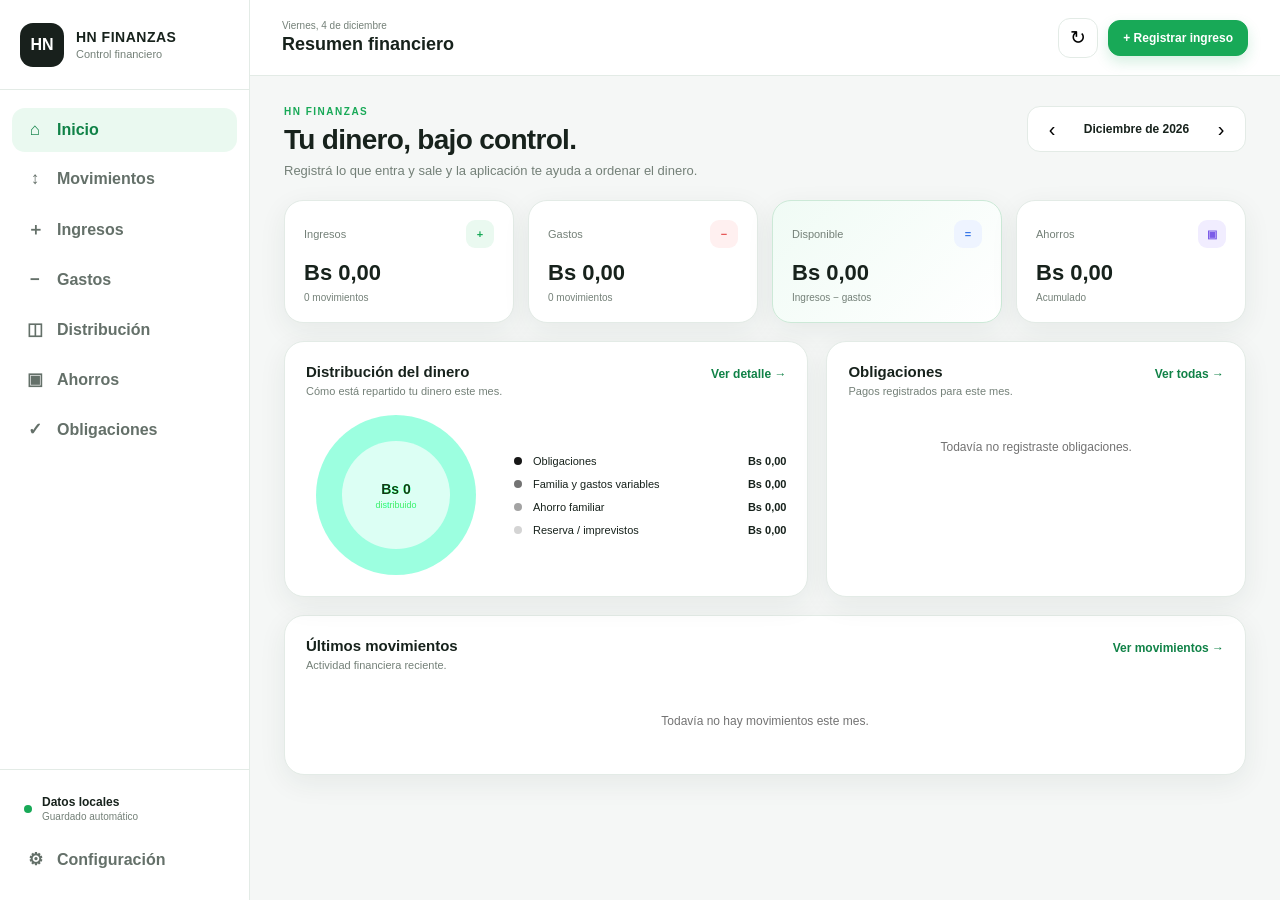
<file: index.html>
<!DOCTYPE html>
<html lang="es">
<head>
    <meta charset="UTF-8">
    <meta name="viewport" content="width=device-width, initial-scale=1.0">
    <meta name="theme-color" content="#ffffff">

    <title>HN Finanzas</title>

    <link rel="stylesheet" href="style.css">
</head>

<body>

    <div id="app">

        <!-- =========================
             SIDEBAR
        ========================== -->
        <aside class="sidebar" id="sidebar">

            <div class="brand">
                <div class="brand-logo">HN</div>
                <div>
                    <h1>HN FINANZAS</h1>
                    <span>Control financiero</span>
                </div>
            </div>

            <nav class="main-nav">

                <button class="nav-item active" data-view="dashboard">
                    <span class="nav-icon">⌂</span>
                    <span>Inicio</span>
                </button>

                <button class="nav-item" data-view="movimientos">
                    <span class="nav-icon">↕</span>
                    <span>Movimientos</span>
                </button>

                <button class="nav-item" data-view="ingresos">
                    <span class="nav-icon">＋</span>
                    <span>Ingresos</span>
                </button>

                <button class="nav-item" data-view="gastos">
                    <span class="nav-icon">−</span>
                    <span>Gastos</span>
                </button>

                <button class="nav-item" data-view="distribucion">
                    <span class="nav-icon">◫</span>
                    <span>Distribución</span>
                </button>

                <button class="nav-item" data-view="ahorros">
                    <span class="nav-icon">▣</span>
                    <span>Ahorros</span>
                </button>

                <button class="nav-item" data-view="obligaciones">
                    <span class="nav-icon">✓</span>
                    <span>Obligaciones</span>
                </button>

            </nav>

            <div class="sidebar-bottom">
                <div class="storage-status">
                    <span class="status-dot"></span>
                    <div>
                        <strong>Datos locales</strong>
                        <small>Guardado automático</small>
                    </div>
                </div>

                <button class="nav-item" data-view="configuracion">
                    <span class="nav-icon">⚙</span>
                    <span>Configuración</span>
                </button>
            </div>

        </aside>


        <!-- =========================
             MAIN
        ========================== -->
        <main class="main-content">

            <!-- TOPBAR -->
            <header class="topbar">

                <button class="mobile-menu" id="mobileMenu">
                    ☰
                </button>

                <div class="page-title">
                    <span id="currentDate"></span>
                    <h2 id="pageTitle">Resumen financiero</h2>
                </div>

                <div class="top-actions">

                    <button class="icon-button" id="refreshData" title="Actualizar">
                        ↻
                    </button>

                    <button class="primary-button" id="quickAddIncome">
                        + Registrar ingreso
                    </button>

                </div>

            </header>


            <!-- =========================
                 VIEWS
            ========================== -->

            <section class="view active" id="view-dashboard">

                <div class="welcome-row">
                    <div>
                        <p class="eyebrow">HN FINANZAS</p>
                        <h3>Tu dinero, bajo control.</h3>
                        <p class="muted">
                            Registrá lo que entra y sale y la aplicación te ayuda a ordenar el dinero.
                        </p>
                    </div>

                    <div class="month-selector">
                        <button id="prevMonth">‹</button>
                        <strong id="selectedMonthLabel"></strong>
                        <button id="nextMonth">›</button>
                    </div>
                </div>


                <div class="stats-grid">

                    <article class="stat-card">
                        <div class="stat-head">
                            <span>Ingresos</span>
                            <span class="stat-symbol income-symbol">+</span>
                        </div>
                        <strong id="dashboardIncome">Bs 0,00</strong>
                        <small id="dashboardIncomeCount">0 movimientos</small>
                    </article>

                    <article class="stat-card">
                        <div class="stat-head">
                            <span>Gastos</span>
                            <span class="stat-symbol expense-symbol">−</span>
                        </div>
                        <strong id="dashboardExpenses">Bs 0,00</strong>
                        <small id="dashboardExpenseCount">0 movimientos</small>
                    </article>

                    <article class="stat-card highlight-card">
                        <div class="stat-head">
                            <span>Disponible</span>
                            <span class="stat-symbol balance-symbol">=</span>
                        </div>
                        <strong id="dashboardBalance">Bs 0,00</strong>
                        <small>Ingresos − gastos</small>
                    </article>

                    <article class="stat-card">
                        <div class="stat-head">
                            <span>Ahorros</span>
                            <span class="stat-symbol saving-symbol">▣</span>
                        </div>
                        <strong id="dashboardSavings">Bs 0,00</strong>
                        <small>Acumulado</small>
                    </article>

                </div>


                <div class="dashboard-grid">

                    <div class="panel">
                        <div class="panel-header">
                            <div>
                                <h4>Distribución del dinero</h4>
                                <p>Cómo está repartido tu dinero este mes.</p>
                            </div>
                            <button class="text-button" data-view-target="distribucion">
                                Ver detalle →
                            </button>
                        </div>

                        <div class="distribution-layout">

                            <div class="donut-wrapper">
                                <div class="donut" id="dashboardDonut">
                                    <div class="donut-center">
                                        <strong id="donutTotal">Bs 0</strong>
                                        <span>distribuido</span>
                                    </div>
                                </div>
                            </div>

                            <div class="distribution-list" id="dashboardDistributionList">
                            </div>

                        </div>
                    </div>


                    <div class="panel">
                        <div class="panel-header">
                            <div>
                                <h4>Obligaciones</h4>
                                <p>Pagos registrados para este mes.</p>
                            </div>

                            <button class="text-button" data-view-target="obligaciones">
                                Ver todas →
                            </button>
                        </div>

                        <div id="dashboardObligations" class="obligation-preview">
                        </div>
                    </div>

                </div>


                <div class="panel">
                    <div class="panel-header">
                        <div>
                            <h4>Últimos movimientos</h4>
                            <p>Actividad financiera reciente.</p>
                        </div>

                        <button class="text-button" data-view-target="movimientos">
                            Ver movimientos →
                        </button>
                    </div>

                    <div id="dashboardMovements" class="movement-list">
                    </div>
                </div>

            </section>


            <!-- =========================
                 MOVIMIENTOS
            ========================== -->

            <section class="view" id="view-movimientos">

                <div class="section-heading">
                    <div>
                        <p class="eyebrow">REGISTROS</p>
                        <h3>Movimientos</h3>
                        <p class="muted">
                            Todo lo que entra y sale de tus finanzas.
                        </p>
                    </div>

                    <div class="button-group">
                        <button class="secondary-button" id="exportData">
                            Exportar
                        </button>
                        <button class="primary-button" id="addMovement">
                            + Nuevo movimiento
                        </button>
                    </div>
                </div>


                <div class="filter-bar">

                    <div class="filter-field">
                        <label>Mes</label>
                        <select id="movementMonthFilter"></select>
                    </div>

                    <div class="filter-field">
                        <label>Tipo</label>
                        <select id="movementTypeFilter">
                            <option value="all">Todos</option>
                            <option value="income">Ingresos</option>
                            <option value="expense">Gastos</option>
                        </select>
                    </div>

                    <div class="filter-field search-field">
                        <label>Buscar</label>
                        <input
                            type="search"
                            id="movementSearch"
                            placeholder="Descripción, categoría..."
                        >
                    </div>

                </div>


                <div class="panel table-panel">

                    <div class="table-wrapper">

                        <table>

                            <thead>
                                <tr>
                                    <th>Fecha</th>
                                    <th>Descripción</th>
                                    <th>Categoría</th>
                                    <th>Tipo</th>
                                    <th>Cuenta</th>
                                    <th class="align-right">Monto</th>
                                    <th></th>
                                </tr>
                            </thead>

                            <tbody id="movementsTableBody">
                            </tbody>

                        </table>

                    </div>

                    <div id="movementsEmpty" class="empty-state hidden">
                        <div class="empty-icon">◎</div>
                        <h4>No hay movimientos</h4>
                        <p>Registrá tu primer ingreso o gasto.</p>
                    </div>

                </div>

            </section>


            <!-- =========================
                 INGRESOS
            ========================== -->

            <section class="view" id="view-ingresos">

                <div class="section-heading">
                    <div>
                        <p class="eyebrow">ENTRADAS</p>
                        <h3>Ingresos</h3>
                        <p class="muted">
                            Registrá dinero proveniente de trabajos, sueldo u otras fuentes.
                        </p>
                    </div>

                    <button class="primary-button" id="addIncome">
                        + Registrar ingreso
                    </button>
                </div>


                <div class="income-summary-grid">

                    <div class="summary-box">
                        <span>Ingresos del mes</span>
                        <strong id="incomeViewTotal">Bs 0,00</strong>
                    </div>

                    <div class="summary-box">
                        <span>Ingresos HN Muebles</span>
                        <strong id="incomeBusinessTotal">Bs 0,00</strong>
                    </div>

                    <div class="summary-box">
                        <span>Otros ingresos</span>
                        <strong id="incomeOtherTotal">Bs 0,00</strong>
                    </div>

                </div>


                <div class="panel">
                    <div class="panel-header">
                        <div>
                            <h4>Fuentes de ingreso</h4>
                            <p>Distribución de lo recibido este mes.</p>
                        </div>
                    </div>

                    <div id="incomeSourcesList" class="category-bars">
                    </div>
                </div>


                <div class="panel">
                    <div class="panel-header">
                        <div>
                            <h4>Ingresos registrados</h4>
                        </div>
                    </div>

                    <div id="incomeCards" class="card-list">
                    </div>
                </div>

            </section>


            <!-- =========================
                 GASTOS
            ========================== -->

            <section class="view" id="view-gastos">

                <div class="section-heading">
                    <div>
                        <p class="eyebrow">SALIDAS</p>
                        <h3>Gastos</h3>
                        <p class="muted">
                            Registrá y controlá cada salida de dinero.
                        </p>
                    </div>

                    <button class="primary-button" id="addExpense">
                        + Registrar gasto
                    </button>
                </div>


                <div class="income-summary-grid">

                    <div class="summary-box">
                        <span>Gastos del mes</span>
                        <strong id="expenseViewTotal">Bs 0,00</strong>
                    </div>

                    <div class="summary-box">
                        <span>Gastos familiares</span>
                        <strong id="expenseFamilyTotal">Bs 0,00</strong>
                    </div>

                    <div class="summary-box">
                        <span>Gastos HN</span>
                        <strong id="expenseBusinessTotal">Bs 0,00</strong>
                    </div>

                </div>


                <div class="panel">
                    <div class="panel-header">
                        <div>
                            <h4>Gastos por categoría</h4>
                            <p>Observá dónde se está yendo el dinero.</p>
                        </div>
                    </div>

                    <div id="expenseCategoriesList" class="category-bars">
                    </div>
                </div>


                <div class="panel">
                    <div class="panel-header">
                        <div>
                            <h4>Gastos registrados</h4>
                        </div>
                    </div>

                    <div id="expenseCards" class="card-list">
                    </div>
                </div>

            </section>


            <!-- =========================
                 DISTRIBUCIÓN
            ========================== -->

            <section class="view" id="view-distribucion">

                <div class="section-heading">
                    <div>
                        <p class="eyebrow">PLAN</p>
                        <h3>Distribución</h3>
                        <p class="muted">
                            Definí qué porcentaje de cada ingreso querés destinar a cada área.
                        </p>
                    </div>

                    <button class="primary-button" id="saveDistribution">
                        Guardar distribución
                    </button>
                </div>


                <div class="distribution-config">

                    <div class="panel">
                        <div class="panel-header">
                            <div>
                                <h4>Regla de distribución</h4>
                                <p>
                                    Estos porcentajes se aplican como referencia cuando registrás un ingreso.
                                </p>
                            </div>

                            <div class="percentage-total">
                                <span>Total</span>
                                <strong id="distributionPercentageTotal">0%</strong>
                            </div>
                        </div>


                        <div id="distributionInputs" class="distribution-inputs">
                        </div>


                        <div id="distributionWarning" class="warning-box hidden">
                            Los porcentajes deben sumar exactamente 100%.
                        </div>

                    </div>


                    <div class="panel">
                        <div class="panel-header">
                            <div>
                                <h4>Vista de ejemplo</h4>
                                <p>Ejemplo aplicado sobre Bs 10.000.</p>
                            </div>
                        </div>

                        <div id="distributionExample" class="example-distribution">
                        </div>
                    </div>

                </div>

            </section>


            <!-- =========================
                 AHORROS
            ========================== -->

            <section class="view" id="view-ahorros">

                <div class="section-heading">
                    <div>
                        <p class="eyebrow">RESERVAS</p>
                        <h3>Ahorros</h3>
                        <p class="muted">
                            Separá dinero para construir estabilidad y crecimiento.
                        </p>
                    </div>

                    <button class="primary-button" id="addSaving">
                        + Registrar ahorro
                    </button>
                </div>


                <div id="savingCards" class="saving-grid">
                </div>


                <div class="panel">
                    <div class="panel-header">
                        <div>
                            <h4>Movimientos de ahorro</h4>
                            <p>Dinero separado de tus gastos normales.</p>
                        </div>
                    </div>

                    <div id="savingMovements" class="card-list">
                    </div>
                </div>

            </section>


            <!-- =========================
                 OBLIGACIONES
            ========================== -->

            <section class="view" id="view-obligaciones">

                <div class="section-heading">
                    <div>
                        <p class="eyebrow">COMPROMISOS</p>
                        <h3>Obligaciones</h3>
                        <p class="muted">
                            Controlá pagos familiares y compromisos mensuales.
                        </p>
                    </div>

                    <button class="primary-button" id="addObligation">
                        + Nueva obligación
                    </button>
                </div>


                <div class="obligation-summary">

                    <div class="summary-box">
                        <span>Total mensual</span>
                        <strong id="obligationTotal">Bs 0,00</strong>
                    </div>

                    <div class="summary-box">
                        <span>Pagado</span>
                        <strong id="obligationPaid">Bs 0,00</strong>
                    </div>

                    <div class="summary-box">
                        <span>Pendiente</span>
                        <strong id="obligationPending">Bs 0,00</strong>
                    </div>

                </div>


                <div class="panel">
                    <div id="obligationList" class="obligation-list">
                    </div>
                </div>

            </section>


            <!-- =========================
                 CONFIGURACIÓN
            ========================== -->

            <section class="view" id="view-configuracion">

                <div class="section-heading">
                    <div>
                        <p class="eyebrow">SISTEMA</p>
                        <h3>Configuración</h3>
                        <p class="muted">
                            Ajustes generales de HN Finanzas.
                        </p>
                    </div>
                </div>


                <div class="settings-grid">

                    <div class="panel">
                        <div class="panel-header">
                            <div>
                                <h4>Datos del usuario</h4>
                                <p>Información básica de la aplicación.</p>
                            </div>
                        </div>

                        <div class="form-grid">

                            <div class="form-group">
                                <label>Nombre</label>
                                <input type="text" id="settingsName" placeholder="Tu nombre">
                            </div>

                            <div class="form-group">
                                <label>Moneda</label>
                                <select id="settingsCurrency">
                                    <option value="BOB">Bolivianos (Bs)</option>
                                </select>
                            </div>

                        </div>

                        <button class="primary-button" id="saveSettings">
                            Guardar cambios
                        </button>
                    </div>


                    <div class="panel danger-panel">
                        <div class="panel-header">
                            <div>
                                <h4>Datos de la aplicación</h4>
                                <p>
                                    Las operaciones de esta versión se guardan en este navegador.
                                </p>
                            </div>
                        </div>

                        <div class="danger-actions">

                            <button class="secondary-button" id="backupData">
                                Descargar respaldo
                            </button>

                            <label class="secondary-button file-button">
                                Restaurar respaldo
                                <input type="file" id="restoreData" accept=".json">
                            </label>

                            <button class="danger-button" id="clearData">
                                Borrar todos los datos
                            </button>

                        </div>

                    </div>

                </div>

            </section>

        </main>

    </div>


    <!-- =========================
         MODAL MOVIMIENTO
    ========================== -->

    <div class="modal-overlay hidden" id="movementModal">

        <div class="modal">

            <div class="modal-header">
                <div>
                    <p class="eyebrow">REGISTRO</p>
                    <h3 id="movementModalTitle">Nuevo movimiento</h3>
                </div>

                <button class="modal-close" data-close-modal="movementModal">
                    ×
                </button>
            </div>


            <form id="movementForm">

                <input type="hidden" id="movementId">

                <div class="type-selector">

                    <button type="button" class="type-option active income-type" data-type="income">
                        <span>＋</span>
                        Ingreso
                    </button>

                    <button type="button" class="type-option expense-type" data-type="expense">
                        <span>−</span>
                        Gasto
                    </button>

                </div>


                <div class="form-grid">

                    <div class="form-group full">
                        <label>Descripción *</label>
                        <input
                            type="text"
                            id="movementDescription"
                            placeholder="Ej. Trabajo cocina, supermercado..."
                            required
                        >
                    </div>

                    <div class="form-group">
                        <label>Monto (Bs) *</label>
                        <input
                            type="number"
                            id="movementAmount"
                            min="0"
                            step="0.01"
                            placeholder="0.00"
                            required
                        >
                    </div>

                    <div class="form-group">
                        <label>Fecha *</label>
                        <input
                            type="date"
                            id="movementDate"
                            required
                        >
                    </div>

                    <div class="form-group">
                        <label>Categoría *</label>
                        <select id="movementCategory" required></select>
                    </div>

                    <div class="form-group">
                        <label>Cuenta / origen</label>
                        <select id="movementAccount">
                            <option value="Efectivo">Efectivo</option>
                            <option value="Banco">Banco</option>
                            <option value="Transferencia">Transferencia</option>
                            <option value="Otro">Otro</option>
                        </select>
                    </div>

                    <div class="form-group full">
                        <label>Nota</label>
                        <textarea
                            id="movementNote"
                            rows="3"
                            placeholder="Información adicional..."
                        ></textarea>
                    </div>

                </div>


                <div class="modal-footer">
                    <button type="button" class="secondary-button" data-close-modal="movementModal">
                        Cancelar
                    </button>

                    <button type="submit" class="primary-button">
                        Guardar movimiento
                    </button>
                </div>

            </form>

        </div>

    </div>


    <!-- =========================
         MODAL AHORRO
    ========================== -->

    <div class="modal-overlay hidden" id="savingModal">

        <div class="modal">

            <div class="modal-header">
                <div>
                    <p class="eyebrow">AHORRO</p>
                    <h3>Registrar ahorro</h3>
                </div>

                <button class="modal-close" data-close-modal="savingModal">
                    ×
                </button>
            </div>


            <form id="savingForm">

                <div class="form-grid">

                    <div class="form-group full">
                        <label>Destino *</label>
                        <select id="savingCategory" required>
                            <option value="Fondo de emergencia">Fondo de emergencia</option>
                            <option value="Ahorro familiar">Ahorro familiar</option>
                            <option value="Ahorro HN">Ahorro HN</option>
                            <option value="Crecimiento HN">Crecimiento HN</option>
                        </select>
                    </div>

                    <div class="form-group">
                        <label>Monto (Bs) *</label>
                        <input
                            type="number"
                            id="savingAmount"
                            min="0"
                            step="0.01"
                            required
                        >
                    </div>

                    <div class="form-group">
                        <label>Fecha *</label>
                        <input type="date" id="savingDate" required>
                    </div>

                    <div class="form-group full">
                        <label>Nota</label>
                        <textarea
                            id="savingNote"
                            rows="3"
                            placeholder="Ej. Separación del ingreso del trabajo..."
                        ></textarea>
                    </div>

                </div>


                <div class="modal-footer">
                    <button type="button" class="secondary-button" data-close-modal="savingModal">
                        Cancelar
                    </button>

                    <button type="submit" class="primary-button">
                        Guardar ahorro
                    </button>
                </div>

            </form>

        </div>

    </div>


    <!-- =========================
         MODAL OBLIGACIÓN
    ========================== -->

    <div class="modal-overlay hidden" id="obligationModal">

        <div class="modal">

            <div class="modal-header">
                <div>
                    <p class="eyebrow">OBLIGACIÓN</p>
                    <h3>Nueva obligación</h3>
                </div>

                <button class="modal-close" data-close-modal="obligationModal">
                    ×
                </button>
            </div>


            <form id="obligationForm">

                <div class="form-grid">

                    <div class="form-group full">
                        <label>Nombre *</label>
                        <input
                            type="text"
                            id="obligationName"
                            placeholder="Ej. Colegio"
                            required
                        >
                    </div>

                    <div class="form-group">
                        <label>Monto mensual (Bs) *</label>
                        <input
                            type="number"
                            id="obligationAmount"
                            min="0"
                            step="0.01"
                            required
                        >
                    </div>

                    <div class="form-group">
                        <label>Día de vencimiento</label>
                        <input
                            type="number"
                            id="obligationDueDay"
                            min="1"
                            max="31"
                            value="5"
                        >
                    </div>

                    <div class="form-group full">
                        <label>Tipo</label>
                        <select id="obligationCategory">
                            <option value="Comida">Comida</option>
                            <option value="Luz">Luz</option>
                            <option value="Agua">Agua</option>
                            <option value="Colegio">Colegio</option>
                            <option value="Maestra integradora">Maestra integradora</option>
                            <option value="Diezmo">Diezmo</option>
                            <option value="Otro">Otro</option>
                        </select>
                    </div>

                </div>


                <div class="modal-footer">
                    <button type="button" class="secondary-button" data-close-modal="obligationModal">
                        Cancelar
                    </button>

                    <button type="submit" class="primary-button">
                        Guardar obligación
                    </button>
                </div>

            </form>

        </div>

    </div>


    <!-- =========================
         TOAST
    ========================== -->

    <div id="toast" class="toast">
        <span id="toastMessage"></span>
    </div>


    <script src="app.js"></script>

</body>
</html>
</file>
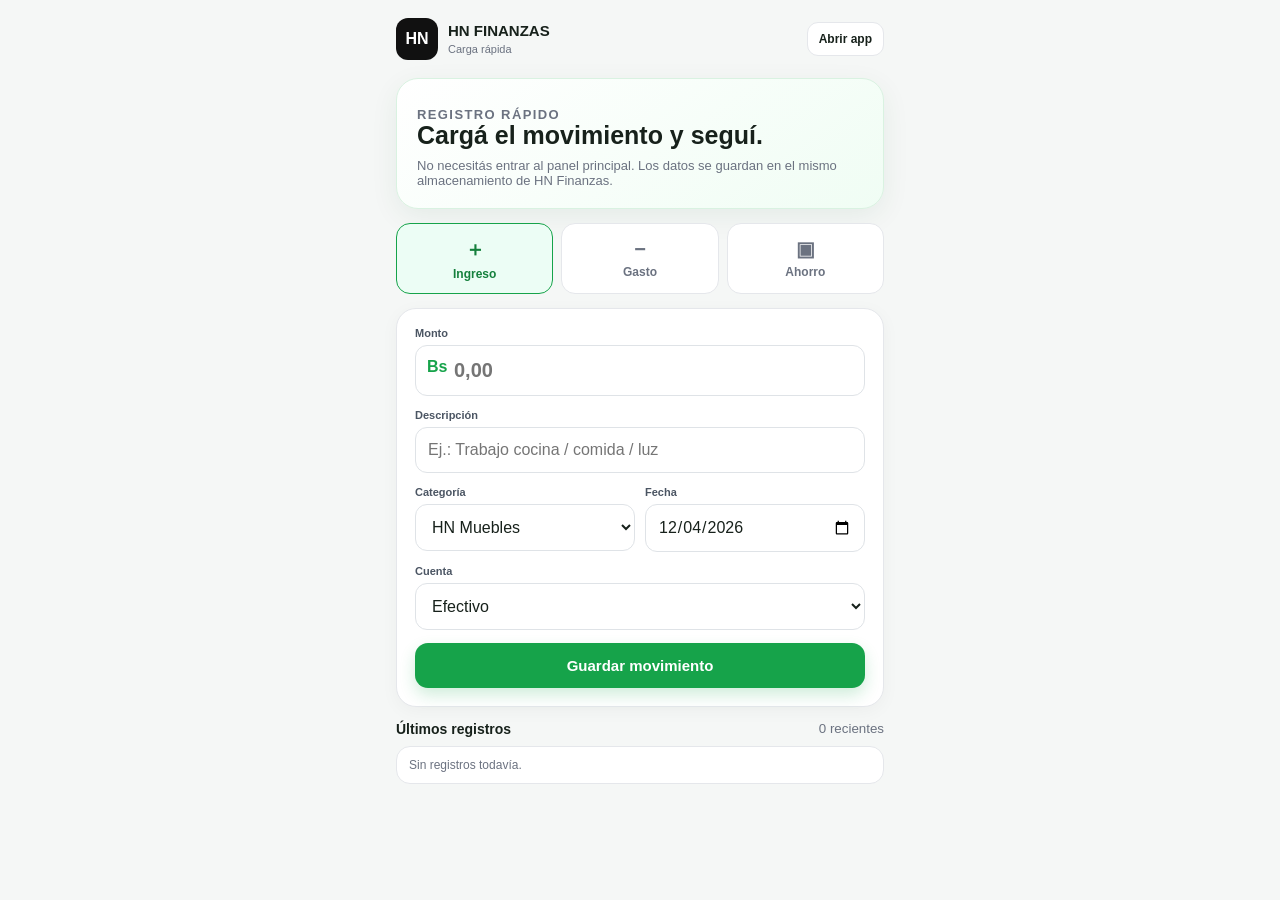
<file: cargar.html>
<!DOCTYPE html>
<html lang="es">
<head>
    <meta charset="UTF-8">
    <meta name="viewport" content="width=device-width, initial-scale=1, viewport-fit=cover">
    <meta name="theme-color" content="#16a34a">
    <meta name="description" content="Carga rápida de movimientos de HN Finanzas.">
    <link rel="manifest" href="quick-manifest.webmanifest">
    <title>HN Finanzas · Carga rápida</title>
    <style>
        :root{--green:#16a34a;--green-dark:#15803d;--green-soft:#ecfdf5;--blue:#2563eb;--red:#dc2626;--red-soft:#fef2f2;--text:#17211b;--muted:#6b7280;--line:#e5e7eb;--bg:#f5f7f6;--card:#fff}
        *{box-sizing:border-box}
        body{margin:0;background:var(--bg);color:var(--text);font-family:Inter,-apple-system,BlinkMacSystemFont,"Segoe UI",Roboto,Arial,sans-serif;min-height:100vh}
        button,input,select,textarea{font:inherit}
        .wrap{width:min(100%,520px);margin:auto;padding:18px 16px 28px}
        .top{display:flex;align-items:center;justify-content:space-between;margin-bottom:18px}
        .brand{display:flex;align-items:center;gap:10px}.logo{width:42px;height:42px;border-radius:12px;background:#111;color:#fff;display:grid;place-items:center;font-weight:900}.brand b{display:block;font-size:15px}.brand span{font-size:11px;color:var(--muted)}
        .open{border:1px solid var(--line);background:#fff;border-radius:11px;padding:9px 11px;text-decoration:none;color:var(--text);font-size:12px;font-weight:700}
        .hero{background:linear-gradient(145deg,#fff,#f0fdf4);border:1px solid #d9f2e1;border-radius:22px;padding:20px;box-shadow:0 8px 28px rgba(20,80,40,.07);margin-bottom:14px}.eyebrow{font-size:10px;letter-spacing:1.4px;font-weight:800;color:var(--green);margin:0 0 7px}.hero h1{font-size:25px;line-height:1.1;margin:0}.hero p{font-size:13px;color:var(--muted);margin:8px 0 0}
        .types{display:grid;grid-template-columns:repeat(3,1fr);gap:8px;margin:14px 0}.type{border:1px solid var(--line);background:#fff;border-radius:14px;padding:12px 8px;text-align:center;font-weight:800;font-size:12px;color:var(--muted)}.type.active{border-color:var(--green);background:var(--green-soft);color:var(--green-dark)}.type .ico{display:block;font-size:20px;margin-bottom:4px}
        .card{background:var(--card);border:1px solid var(--line);border-radius:20px;padding:18px;box-shadow:0 4px 18px rgba(0,0,0,.04)}
        label{display:block;font-size:11px;font-weight:800;color:#4b5563;margin:0 0 6px}.field{margin-bottom:13px}input,select{width:100%;border:1px solid #dfe3e7;border-radius:12px;background:#fff;padding:13px 12px;outline:none;color:var(--text)}input:focus,select:focus{border-color:var(--green);box-shadow:0 0 0 3px rgba(22,163,74,.1)}
        .row{display:grid;grid-template-columns:1fr 1fr;gap:10px}.amount-wrap{position:relative}.currency{position:absolute;left:12px;top:13px;font-weight:800;color:var(--green)}#amount{padding-left:38px;font-size:20px;font-weight:800}
        .save{width:100%;border:0;background:var(--green);color:#fff;border-radius:13px;padding:14px;font-size:15px;font-weight:900;box-shadow:0 7px 16px rgba(22,163,74,.2)}.save:active{transform:translateY(1px)}
        .recent{margin-top:14px}.recent-head{display:flex;justify-content:space-between;align-items:center;margin-bottom:9px}.recent h2{font-size:14px;margin:0}.recent small{color:var(--muted)}.item{background:#fff;border:1px solid var(--line);border-radius:14px;padding:11px 12px;display:flex;justify-content:space-between;gap:10px;margin-bottom:7px}.item b{font-size:12px}.item span{font-size:12px;color:var(--muted)}.income{color:var(--green)}.expense{color:var(--red)}
        #message{position:fixed;left:50%;bottom:18px;transform:translateX(-50%) translateY(20px);opacity:0;background:#111;color:#fff;padding:11px 15px;border-radius:12px;font-size:12px;font-weight:700;transition:.2s;pointer-events:none;z-index:5}#message.show{opacity:1;transform:translateX(-50%) translateY(0)}
        @media(max-width:380px){.row{grid-template-columns:1fr}.wrap{padding-left:12px;padding-right:12px}}
    </style>
</head>
<body>
<div class="wrap">
    <header class="top">
        <div class="brand"><div class="logo">HN</div><div><b>HN FINANZAS</b><span>Carga rápida</span></div></div>
        <a class="open" href="index.html">Abrir app</a>
    </header>

    <section class="hero">
        <p class="eyebrow">REGISTRO RÁPIDO</p>
        <h1>Cargá el movimiento y seguí.</h1>
        <p>No necesitás entrar al panel principal. Los datos se guardan en el mismo almacenamiento de HN Finanzas.</p>
    </section>

    <div class="types" role="tablist">
        <button class="type active" data-type="income"><span class="ico">＋</span>Ingreso</button>
        <button class="type" data-type="expense"><span class="ico">−</span>Gasto</button>
        <button class="type" data-type="saving"><span class="ico">▣</span>Ahorro</button>
    </div>

    <form class="card" id="quickForm">
        <div class="field"><label for="amount">Monto</label><div class="amount-wrap"><span class="currency">Bs</span><input id="amount" type="number" min="0.01" step="0.01" inputmode="decimal" placeholder="0,00" required></div></div>
        <div class="field"><label for="description">Descripción</label><input id="description" type="text" maxlength="80" placeholder="Ej.: Trabajo cocina / comida / luz" required></div>
        <div class="row">
            <div class="field"><label for="category">Categoría</label><select id="category"></select></div>
            <div class="field"><label for="date">Fecha</label><input id="date" type="date" required></div>
        </div>
        <div class="field"><label for="account">Cuenta</label><select id="account"><option>Efectivo</option><option>Banco</option><option>QR</option><option>Tarjeta</option><option>Otro</option></select></div>
        <button class="save" type="submit">Guardar movimiento</button>
    </form>

    <section class="recent">
        <div class="recent-head"><h2>Últimos registros</h2><small id="count">0</small></div>
        <div id="recentList"></div>
    </section>
</div>
<div id="message"></div>
<script>
"use strict";
const STORAGE_KEY="hn_finanzas_v1";
const INCOME=["HN Muebles","Sueldo","Trabajo adicional","Venta","Otros ingresos"];
const EXPENSE=["Comida","Luz","Agua","Colegio","Maestra integradora","Diezmo","Vivienda","Transporte","Salud","Ropa","Familia","HN Muebles","Materiales HN","Herramientas HN","Combustible HN","Mano de obra HN","Publicidad HN","Otros"];
const SAVING=["Fondo de emergencia","Ahorro familiar","Ahorro HN","Crecimiento HN"];
let type=new URLSearchParams(location.search).get("tipo")||"income";
if(!["income","expense","saving"].includes(type)) type="income";
const $=id=>document.getElementById(id);
const today=()=>{const d=new Date();const o=d.getTimezoneOffset();return new Date(d.getTime()-o*60000).toISOString().slice(0,10)};
function state(){try{const raw=localStorage.getItem(STORAGE_KEY);const s=raw?JSON.parse(raw):{};s.movements=Array.isArray(s.movements)?s.movements:[];s.savings=Array.isArray(s.savings)?s.savings:[];return s}catch(e){return {movements:[],savings:[]}}}
function save(s){localStorage.setItem(STORAGE_KEY,JSON.stringify(s))}
function id(p){return p+"_"+Date.now().toString(36)+"_"+Math.random().toString(36).slice(2,8)}
function categories(){return type==="income"?INCOME:type==="expense"?EXPENSE:SAVING}
function renderCategories(){const c=$("category");c.innerHTML=categories().map(x=>`<option value="${x.replaceAll('"','&quot;')}">${x}</option>`).join("");document.querySelectorAll(".type").forEach(b=>b.classList.toggle("active",b.dataset.type===type))}
function money(n){return "Bs "+Number(n).toLocaleString("es-BO",{minimumFractionDigits:2,maximumFractionDigits:2})}
function renderRecent(){const s=state();const items=[...s.movements.map(x=>({...x,_kind:x.type})),...s.savings.map(x=>({...x,_kind:"saving"}))].sort((a,b)=>String(b.date).localeCompare(String(a.date))).slice(0,5);$("count").textContent=items.length+" recientes";$("recentList").innerHTML=items.length?items.map(x=>`<div class="item"><div><b>${String(x.description||x.name||x.category||"Registro").replaceAll("<","&lt;")}</b><br><span>${x.category||"Ahorro"} · ${x.date||""}</span></div><b class="${x._kind}">${x._kind==="expense"?"−":"+"}${money(x.amount).replace("Bs ","Bs ")}</b></div>`).join(""):"<div class='item'><span>Sin registros todavía.</span></div>"}
function toast(text){const m=$("message");m.textContent=text;m.classList.add("show");setTimeout(()=>m.classList.remove("show"),1800)}

document.addEventListener("DOMContentLoaded",()=>{
    $("date").value=today();
    renderCategories();renderRecent();
    document.querySelectorAll(".type").forEach(b=>b.addEventListener("click",()=>{type=b.dataset.type;renderCategories()}));
    $("quickForm").addEventListener("submit",e=>{
        e.preventDefault();
        const amount=Number($("amount").value);const description=$("description").value.trim();const date=$("date").value;const category=$("category").value;const account=$("account").value;
        if(!amount||amount<=0||!description||!date)return toast("Completá los datos obligatorios.");
        const s=state();
        if(type==="saving") s.savings.push({id:id("sav"),amount,description,category,date,account,createdAt:new Date().toISOString()});
        else s.movements.push({id:id("mov"),type,description,amount,date,category,account,note:"",createdAt:new Date().toISOString(),updatedAt:new Date().toISOString()});
        save(s);$("quickForm").reset();$("date").value=today();renderCategories();renderRecent();toast(type==="income"?"Ingreso guardado.":type==="expense"?"Gasto guardado.":"Ahorro guardado.");
    });
    if("serviceWorker" in navigator) navigator.serviceWorker.register("quick-sw.js").catch(()=>{});
});
</script>
</body>
</html>
</file>
<file: style.css>
/* HN FINANZAS — ESTILO PRINCIPAL + CORRECCIONES */
:root{--bg:#f5f7f6;--surface:#fff;--border:#e3ebe6;--text:#17221c;--muted:#748078;--green:#18a957;--green-dark:#108247;--green-soft:#eaf9f0;--red:#e55252;--red-soft:#fff0f0;--blue:#3978e8;--blue-soft:#eef4ff;--purple:#7c5ce8;--shadow:0 8px 28px rgba(28,55,39,.07);--sidebar-width:250px}*{box-sizing:border-box}html{scroll-behavior:smooth}body{margin:0;background:var(--bg);color:var(--text);font-family:Inter,-apple-system,BlinkMacSystemFont,"Segoe UI",Roboto,Arial,sans-serif;min-height:100vh}button,input,select,textarea{font:inherit}button{cursor:pointer}button:disabled{cursor:not-allowed;opacity:.55}.hidden{display:none!important}#app{min-height:100vh}.sidebar{width:var(--sidebar-width);height:100vh;position:fixed;left:0;top:0;background:#fff;border-right:1px solid var(--border);display:flex;flex-direction:column;z-index:100}.brand{height:90px;padding:20px;display:flex;align-items:center;gap:12px;border-bottom:1px solid var(--border)}.brand-logo{width:44px;height:44px;border-radius:13px;display:grid;place-items:center;background:#18201c;color:#fff;font-size:16px;font-weight:900}.brand h1{margin:0;font-size:14px;letter-spacing:.5px}.brand span{display:block;margin-top:3px;color:var(--muted);font-size:11px}.main-nav{padding:18px 12px;display:flex;flex-direction:column;gap:5px}.nav-item{width:100%;border:0;background:transparent;color:#647069;padding:12px 13px;border-radius:13px;display:flex;align-items:center;gap:12px;text-align:left;font-weight:700}.nav-item:hover{background:#f2f6f3;color:var(--text)}.nav-item.active{background:var(--green-soft);color:var(--green-dark)}.nav-icon{width:20px;text-align:center;font-size:17px}.sidebar-bottom{margin-top:auto;padding:15px 12px 18px;border-top:1px solid var(--border)}.storage-status{display:flex;align-items:center;gap:10px;padding:10px 12px 15px}.status-dot{width:8px;height:8px;border-radius:50%;background:var(--green)}.storage-status strong,.storage-status small{display:block}.storage-status strong{font-size:12px}.storage-status small{margin-top:2px;color:var(--muted);font-size:10px}.main-content{margin-left:var(--sidebar-width);min-height:100vh}.topbar{min-height:76px;padding:16px 32px;background:rgba(255,255,255,.96);border-bottom:1px solid var(--border);display:flex;align-items:center;justify-content:space-between;position:sticky;top:0;z-index:50;backdrop-filter:blur(10px)}.page-title span{display:block;color:var(--muted);font-size:10px;margin-bottom:3px}.page-title h2{margin:0;font-size:18px}.top-actions{display:flex;align-items:center;gap:10px}.icon-button{width:40px;height:40px;border:1px solid var(--border);border-radius:12px;background:#fff;font-size:19px}.mobile-menu{display:none;width:40px;height:40px;border:1px solid var(--border);border-radius:12px;background:#fff}.view{display:none;max-width:1280px;margin:0 auto;padding:30px 34px}.view.active{display:block}.welcome-row,.section-heading{display:flex;justify-content:space-between;align-items:flex-start;gap:25px;margin-bottom:22px}.eyebrow{margin:0 0 7px;font-size:10px;font-weight:900;letter-spacing:1.5px;color:var(--green)}h3{margin:0;font-size:28px;letter-spacing:-.7px}h4{margin:0;font-size:15px}.muted{color:var(--muted);margin:7px 0 0;font-size:13px}.month-selector{display:flex;align-items:center;gap:12px;background:#fff;border:1px solid var(--border);border-radius:13px;padding:7px 9px}.month-selector button{width:30px;height:30px;border:0;background:transparent;border-radius:8px;font-size:20px}.month-selector strong{min-width:115px;text-align:center;font-size:12px}.primary-button,.secondary-button,.danger-button,.text-button{border-radius:12px;padding:10px 14px;font-size:12px;font-weight:800}.primary-button{border:1px solid var(--green);background:var(--green);color:#fff;box-shadow:0 6px 14px rgba(24,169,87,.18)}.primary-button:hover{background:var(--green-dark)}.secondary-button{border:1px solid var(--border);background:#fff;color:var(--text)}.danger-button{border:1px solid #ffd2d2;background:var(--red-soft);color:var(--red)}.text-button{padding:4px 0;border:0;background:transparent;color:var(--green-dark)}.button-group{display:flex;gap:9px}.file-button{display:inline-flex;align-items:center;justify-content:center;cursor:pointer}.file-button input{display:none}.stats-grid{display:grid;grid-template-columns:repeat(4,1fr);gap:14px;margin-bottom:18px}.stat-card{background:#fff;border:1px solid var(--border);border-radius:19px;padding:19px;box-shadow:var(--shadow)}.stat-card.highlight-card{background:linear-gradient(135deg,#f0fbf5,#fff);border-color:#cce9d7}.stat-head{display:flex;align-items:center;justify-content:space-between;color:var(--muted);font-size:11px;margin-bottom:12px}.stat-symbol{width:28px;height:28px;border-radius:9px;display:grid;place-items:center;font-weight:900}.income-symbol{background:var(--green-soft);color:var(--green)}.expense-symbol{background:var(--red-soft);color:var(--red)}.balance-symbol{background:var(--blue-soft);color:var(--blue)}.saving-symbol{background:#f1edff;color:var(--purple)}.stat-card strong{display:block;font-size:22px}.stat-card small{display:block;margin-top:6px;color:var(--muted);font-size:10px}.dashboard-grid{display:grid;grid-template-columns:1.25fr 1fr;gap:18px}.panel{background:#fff;border:1px solid var(--border);border-radius:20px;padding:21px;box-shadow:var(--shadow);margin-bottom:18px}.panel-header{display:flex;align-items:flex-start;justify-content:space-between;gap:15px;margin-bottom:18px}.panel-header p{margin:5px 0 0;color:var(--muted);font-size:11px}.distribution-layout{display:flex;align-items:center;gap:28px}.donut-wrapper{width:180px;flex:0 0 180px;display:flex;justify-content:center}.donut{width:160px;height:160px;border-radius:50%;background:conic-gradient(var(--green) 0 25%,#55c986 25% 50%,#9fe0b9 50% 75%,#d4f0de 75% 100%);position:relative;display:grid;place-items:center}.donut:after{content:"";position:absolute;width:108px;height:108px;border-radius:50%;background:#fff}.donut-center{position:relative;z-index:2;text-align:center}.donut-center strong{display:block;font-size:14px}.donut-center span{display:block;color:var(--muted);font-size:9px;margin-top:3px}.distribution-list{width:100%;display:flex;flex-direction:column;gap:11px}.distribution-row{display:grid;grid-template-columns:10px 1fr auto;align-items:center;gap:9px;font-size:11px}.distribution-dot{width:8px;height:8px;border-radius:50%;background:var(--green)}.distribution-row:nth-child(2) .distribution-dot{background:#55c986}.distribution-row:nth-child(3) .distribution-dot{background:#9fe0b9}.distribution-row:nth-child(4) .distribution-dot{background:#d4f0de}.obligation-preview{display:flex;flex-direction:column}.obligation-mini{display:flex;justify-content:space-between;gap:12px;padding:11px 0;border-bottom:1px solid var(--border)}.obligation-mini-main strong{display:block;font-size:12px}.obligation-mini-main small{display:block;color:var(--muted);font-size:10px;margin-top:4px}.obligation-mini-amount{font-weight:900;font-size:12px}.movement-list{display:flex;flex-direction:column}.movement-item{display:flex;align-items:center;justify-content:space-between;gap:12px;padding:12px 0;border-bottom:1px solid var(--border)}.movement-main{flex:1}.movement-main strong{font-size:12px}.movement-main small{display:block;color:var(--muted);font-size:10px;margin-top:4px}.movement-amount{font-weight:900;font-size:12px}.movement-icon{width:30px;height:30px;border-radius:9px;display:grid;place-items:center;font-weight:900}.movement-icon.income{background:var(--green-soft);color:var(--green)}.movement-icon.expense{background:var(--red-soft);color:var(--red)}.empty-state{padding:30px;text-align:center;color:var(--muted)}.filter-bar{display:flex;gap:10px;flex-wrap:wrap;background:#fff;border:1px solid var(--border);border-radius:18px;padding:15px;margin-bottom:18px}.filter-field{display:flex;flex-direction:column;gap:5px}.filter-field label{font-size:10px;font-weight:800;color:var(--muted)}.filter-field select,.filter-field input{border:1px solid var(--border);background:#fff;border-radius:10px;padding:9px 10px;outline:none}.search-field{flex:1;min-width:220px}.table-panel{overflow:hidden}.table-wrapper{overflow:auto}table{width:100%;border-collapse:collapse;font-size:12px}th{font-size:10px;color:var(--muted);text-align:left;padding:11px;border-bottom:1px solid var(--border)}td{padding:13px 11px;border-bottom:1px solid #eef1ef}.align-right{text-align:right}.income-summary-grid{display:grid;grid-template-columns:repeat(3,1fr);gap:14px;margin-bottom:18px}.summary-box{background:#fff;border:1px solid var(--border);border-radius:18px;padding:18px;box-shadow:var(--shadow)}.summary-box span{display:block;color:var(--muted);font-size:11px}.summary-box strong{display:block;font-size:21px;margin-top:8px;color:var(--green-dark)}.category-bars{display:flex;flex-direction:column;gap:13px}.category-bar-row{display:grid;grid-template-columns:150px 1fr 105px;gap:12px;align-items:center;font-size:12px}.bar-container{height:8px;background:#edf2ef;border-radius:20px;overflow:hidden}.bar-fill{height:100%;background:var(--green);border-radius:20px}.category-value{text-align:right;font-weight:800}.card-list{display:grid;gap:9px}.financial-card{border:1px solid var(--border);border-radius:14px;padding:13px;display:flex;justify-content:space-between;gap:15px}.financial-card strong{font-size:12px}.financial-card small{display:block;color:var(--muted);margin-top:4px}.financial-card-amount{font-weight:900;white-space:nowrap}.form-grid{display:grid;grid-template-columns:repeat(2,1fr);gap:14px}.form-group label,.form-field label{display:block;font-size:11px;font-weight:800;margin-bottom:6px}.form-group input,.form-group select,.form-field input,.form-field select,.form-field textarea{width:100%;border:1px solid var(--border);border-radius:11px;padding:11px;background:#fff;color:var(--text)}.warning-box{background:#fff7e8;border:1px solid #ffe0a6;color:#9a6500;padding:12px;border-radius:12px;font-size:12px}.distribution-config{display:grid;grid-template-columns:1.2fr .8fr;gap:18px}.percentage-total{text-align:right}.percentage-total span{display:block;color:var(--muted);font-size:10px}.percentage-total strong{font-size:20px;color:var(--green)}.distribution-input-row{display:grid;grid-template-columns:1fr 90px;gap:10px;align-items:center;padding:12px 0;border-bottom:1px solid var(--border)}.distribution-input-row input{width:100%;border:1px solid var(--border);border-radius:10px;padding:9px}.example-distribution{display:grid;gap:9px}.example-row{display:flex;justify-content:space-between;padding:10px;background:#f7faf8;border-radius:10px;font-size:12px}.saving-grid,.obligation-grid{display:grid;grid-template-columns:repeat(3,1fr);gap:14px}.saving-card,.obligation-card{background:#fff;border:1px solid var(--border);border-radius:18px;padding:18px;box-shadow:var(--shadow)}.obligation-list{display:flex;flex-direction:column}.obligation-item{display:grid;grid-template-columns:1.5fr .8fr .8fr auto;align-items:center;gap:15px;padding:15px 5px;border-bottom:1px solid var(--border);border-radius:12px}.obligation-name strong{display:block;font-size:13px}.obligation-name small{display:block;color:var(--muted);font-size:10px;margin-top:4px}.obligation-amount{font-weight:900}.obligation-status{font-size:11px;font-weight:800}.obligation-status.paid{display:inline-flex;align-items:center;gap:6px;background:var(--green-soft);color:var(--green-dark);border:1px solid #bfe8ce;border-radius:999px;padding:6px 10px;font-weight:900}.obligation-status.paid:before{content:"✓";display:inline-grid;place-items:center;width:18px;height:18px;border-radius:50%;background:var(--green);color:#fff;font-size:12px}.obligation-status.pending{display:inline-flex;align-items:center;gap:6px;background:#fff8e8;color:#9a6500;border:1px solid #f3dca5;border-radius:999px;padding:6px 10px}.obligation-status.pending:before{content:"○";font-size:14px}.obligation-item:has(.obligation-status.paid){background:linear-gradient(90deg,#f4fcf7,#fff);border:1px solid #ccebd8}.obligation-item:has(.obligation-status.paid) .obligation-name strong{color:var(--green-dark)}
/* FORMULARIO DE CARGA */.modal-overlay{position:fixed;inset:0;background:rgba(10,18,14,.64)!important;backdrop-filter:blur(4px);display:flex;align-items:center;justify-content:center;padding:18px;z-index:1000}.modal{width:min(100%,560px);max-height:92vh;overflow:auto;background:#fff!important;color:var(--text)!important;border:1px solid #dfe8e2;border-radius:24px;padding:24px;box-shadow:0 24px 70px rgba(0,0,0,.28)}.modal .modal-header{display:flex;align-items:center;justify-content:space-between;gap:15px;margin-bottom:20px}.modal-close{width:36px;height:36px;border:1px solid var(--border);background:#f4f7f5;color:var(--text);border-radius:50%;font-size:22px}.type-selector{display:grid;grid-template-columns:1fr 1fr;gap:10px;margin-bottom:18px}.type-option{min-height:54px;border:1px solid #dfe8e2;background:#fff;color:#39443e;border-radius:14px;font-weight:900;font-size:13px}.type-option.active{background:var(--green-soft);border-color:var(--green);color:var(--green-dark);box-shadow:inset 0 0 0 1px var(--green)}.modal label{display:block;color:#4e5b54;font-size:11px;font-weight:900;margin-bottom:6px}.modal input,.modal select,.modal textarea{width:100%;background:#fff;color:var(--text);border:1px solid #d7e0da;border-radius:12px;padding:12px;outline:none}.modal input:focus,.modal select:focus,.modal textarea:focus{border-color:var(--green);box-shadow:0 0 0 3px rgba(24,169,87,.1)}.modal .form-actions,.modal .button-group{display:flex;gap:10px;margin-top:18px}
#dashboardDonut{filter:sepia(.85) saturate(2.8) hue-rotate(80deg)}#dashboardDonut .donut-center{filter:sepia(1) saturate(.15) hue-rotate(-80deg)}.mobile-bottom-nav{display:none}
@media(max-width:1000px){.stats-grid{grid-template-columns:repeat(2,1fr)}.dashboard-grid,.distribution-config{grid-template-columns:1fr}.saving-grid,.obligation-grid{grid-template-columns:repeat(2,1fr)}}@media(max-width:800px){.sidebar{transform:translateX(-105%);transition:.25s}.sidebar.open{transform:translateX(0)}.main-content{margin-left:0}.mobile-menu{display:block}.topbar{min-height:64px;padding:11px 15px}.top-actions .icon-button{display:none}.view{padding:19px 14px 88px}.welcome-row,.section-heading{flex-direction:column;gap:14px}.month-selector{align-self:stretch;justify-content:center}.stats-grid{grid-template-columns:1fr 1fr;gap:10px}.stat-card{padding:15px}.stat-card strong{font-size:18px}.panel{padding:16px}.distribution-layout{gap:12px}.donut-wrapper{width:130px;flex-basis:130px}.donut{width:125px;height:125px}.donut:after{width:84px;height:84px}.income-summary-grid{grid-template-columns:1fr}.saving-grid,.obligation-grid{grid-template-columns:1fr}.form-grid{grid-template-columns:1fr}.category-bar-row{grid-template-columns:105px 1fr 80px}.filter-bar{padding:12px}.search-field{min-width:100%}.obligation-item{grid-template-columns:1fr auto;gap:10px}.obligation-amount{grid-column:2}.obligation-status{grid-column:1}.obligation-actions{grid-column:2}.modal{padding:18px;border-radius:20px}.modal .form-grid{grid-template-columns:1fr}.modal .form-actions,.modal .button-group{flex-direction:column}.modal .primary-button,.modal .secondary-button{width:100%}}@media(max-width:520px){h3{font-size:23px}.distribution-layout{flex-direction:column}.donut-wrapper{width:auto}.mobile-bottom-nav{position:fixed;display:grid;grid-template-columns:repeat(5,1fr);left:9px;right:9px;bottom:9px;background:rgba(255,255,255,.97);border:1px solid var(--border);border-radius:19px;box-shadow:0 10px 30px rgba(20,30,24,.12);z-index:900;padding:6px 3px}.mobile-bottom-nav button{border:0;background:transparent;color:#77827b;font-size:9px;font-weight:800;padding:5px 2px}.mobile-bottom-nav button.active{color:var(--green)}.mobile-bottom-nav span{display:block;font-size:17px;margin-bottom:2px}}@media(min-width:521px){.mobile-bottom-nav{display:none!important}}
</file>
